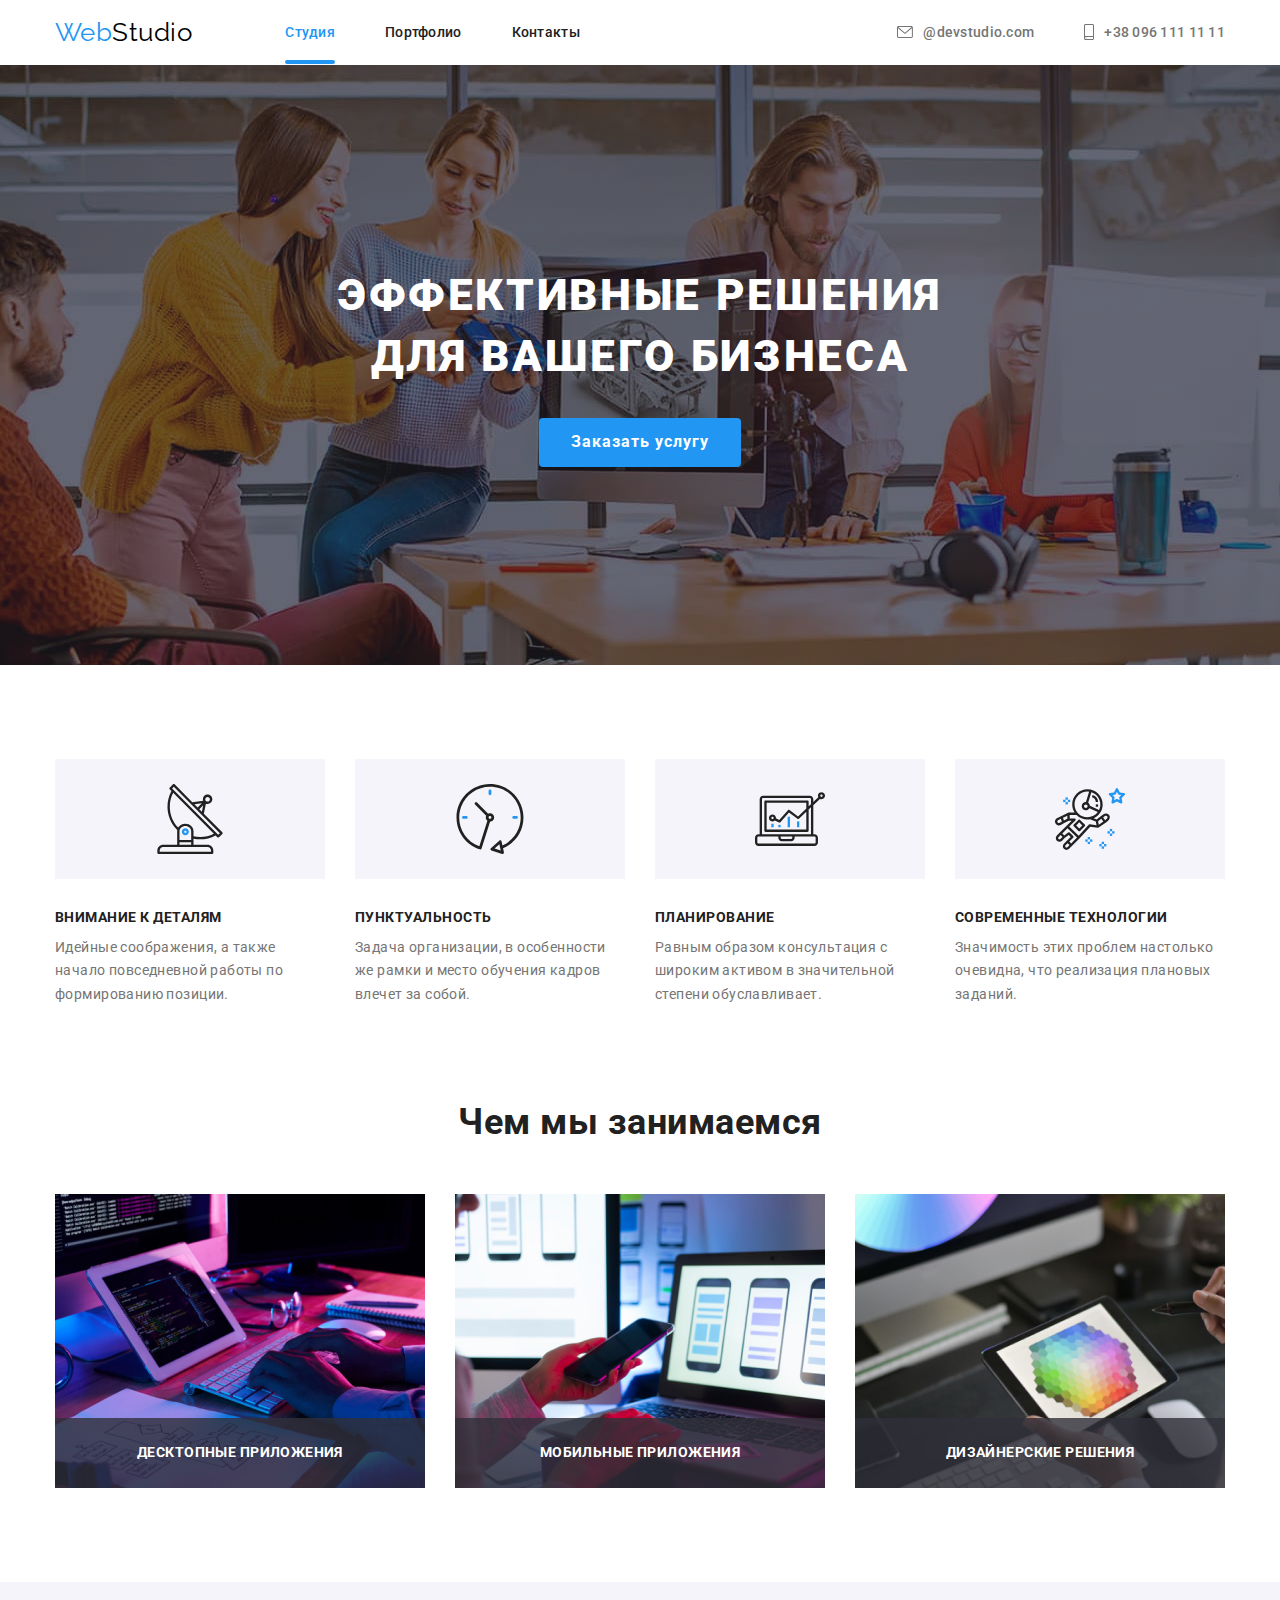
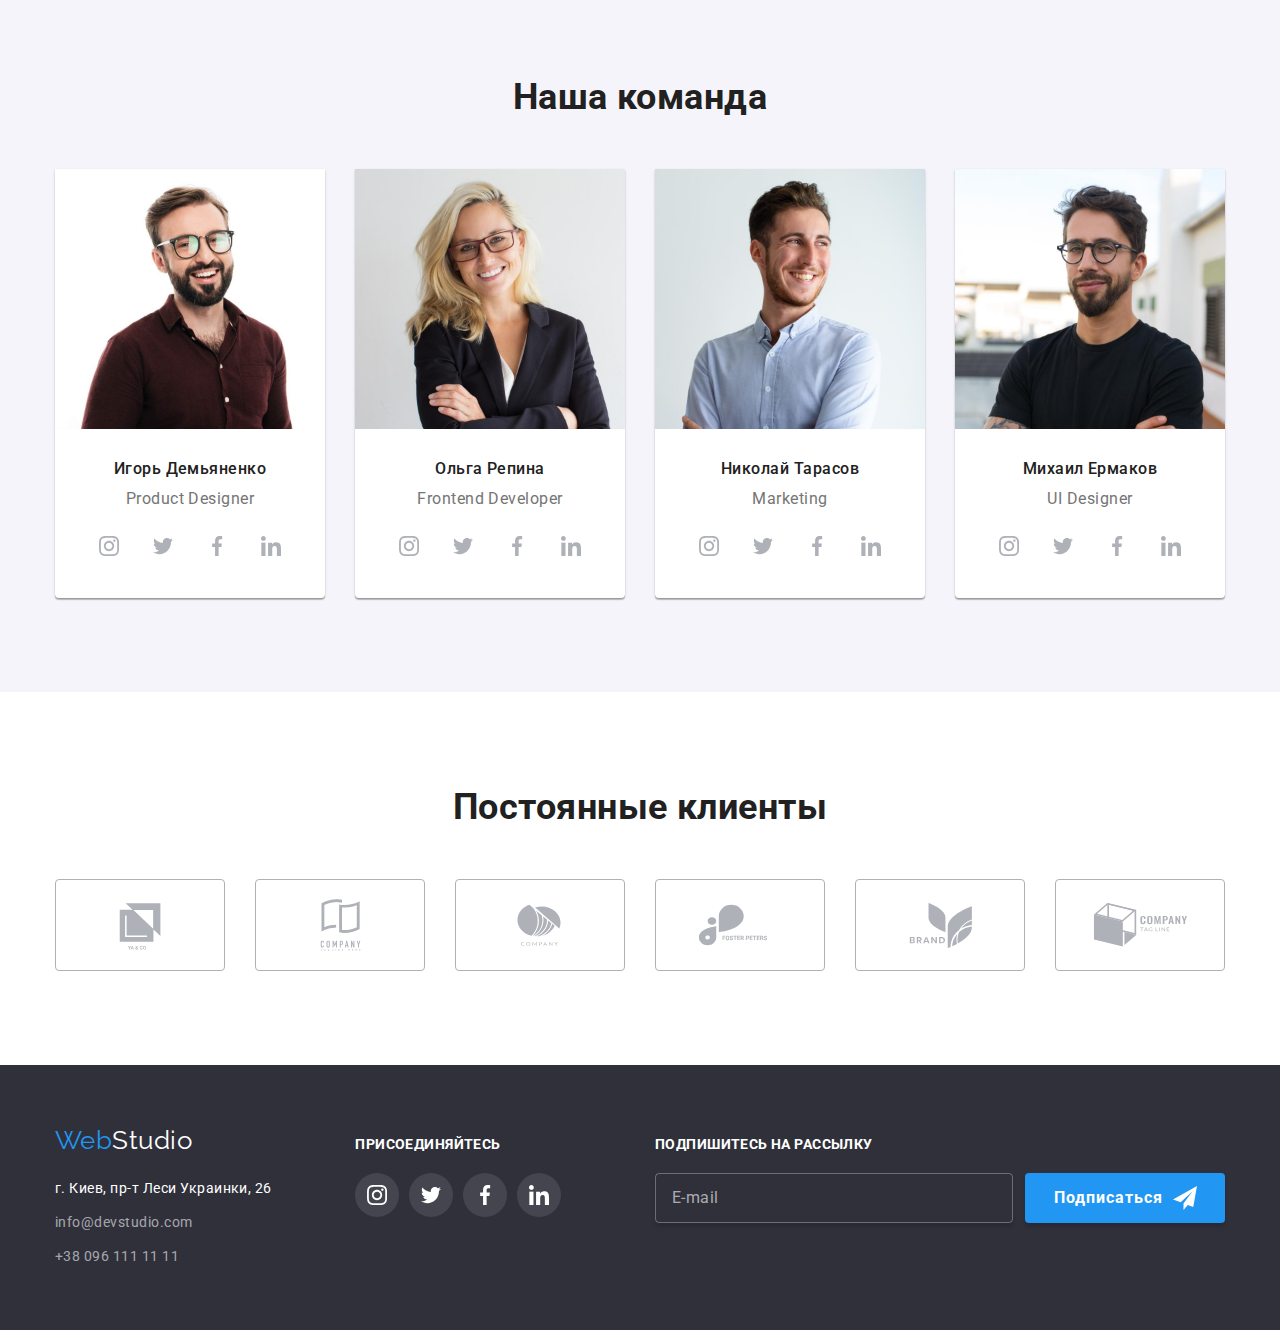
<file: index.html>
<!DOCTYPE html>
<html lang="en">
  <head>
    <meta charset="UTF-8" />
    <meta http-equiv="X-UA-Compatible" content="IE=edge" />
    <meta name="viewport" content="width=device-width, initial-scale=1.0" />
    <link rel="preconnect" href="https://fonts.googleapis.com" />
    <link rel="preconnect" href="https://fonts.gstatic.com" crossorigin />
    <title>Web studio</title>
    <link
      href="https://fonts.googleapis.com/css2?family=Raleway:wght@700&family=Roboto:wght@400;500;700;900&display=swap"
      rel="stylesheet"
    />
    <link
      rel="stylesheet"
      href="https://cdn.jsdelivr.net/npm/modern-normalize@1.1.0/modern-normalize.min.css"
    />
    <link rel="stylesheet" href="./css/main.min.css" />
  </head>
  <body class="page">
    <!-- Header section -->
    <header class="header">
      <!-- Navigation -->
      <div class="container header__container">
        <nav class="page-nav">
          <a href="./index.html" class="logo"
            ><span class="accent">Web</span><span class="logo_theme-dark">Studio</span></a
          >
          <ul class="list site-nav">
            <li class="site-nav__items">
              <a href="./index.html" class="link current">Студия</a>
            </li>
            <li class="site-nav__items"><a href="./portfolio.html" class="link">Портфолио</a></li>
            <li class="site-nav__items"><a href="" class="link">Контакты</a></li>
          </ul>
        </nav>
        <ul class="list header-contacts">
          <li class="header-contacts__items">
            <a href="mailto:info@devstudio.com" class="link header-contacts__link"
              ><svg class="header-contact__icon" width="16px" height="12px">
                <use href="./images/sprite.svg#icon-envelope"></use>
              </svg>
              @devstudio.com
            </a>
          </li>
          <li class="header-contacts__items">
            <a href="tel:+380961111111" class="link header-contacts__link">
              <svg class="header-contact__icon" width="10px" height="16px">
                <use href="./images/sprite.svg#icon-smartphone"></use>
              </svg>
              +38 096 111 11 11</a
            >
          </li>
        </ul>
      </div>
    </header>
    <!-- Main container -->
    <main>
      <!-- Underheader section -->
      <section class="hero">
        <div class="container">
          <h1 class="hero__title">Эффективные решения для вашего бизнеса</h1>
          <button type="button" class="button primary hero__button" data-modal-open>
            Заказать услугу
          </button>
        </div>
      </section>
      <!-- Studio section -->
      <section class="studio section-indents">
        <div class="container">
          <h2 class="hidden-title">Наши приемущества</h2>
          <ul class="list studio-section">
            <li class="items">
              <div class="studio-decore-container">
                <svg class="studio-decore-icons" width="70px" height="70px">
                  <use href="./images/sprite.svg#icon-antenna"></use>
                </svg>
              </div>
              <h3 class="studio-title">Внимание к деталям</h3>
              <p class="studio-text">
                Идейные соображения, а также начало повседневной работы по формированию позиции.
              </p>
            </li>
            <li class="items">
              <div class="studio-decore-container">
                <svg class="studio-decore-icons" width="70px" height="70px">
                  <use href="./images/sprite.svg#icon-clock"></use>
                </svg>
              </div>
              <h3 class="studio-title">Пунктуальность</h3>
              <p class="studio-text">
                Задача организации, в особенности же рамки и место обучения кадров влечет за собой.
              </p>
            </li>
            <li class="items">
              <div class="studio-decore-container">
                <svg class="studio-decore-icons" width="70px" height="70px">
                  <use href="./images/sprite.svg#icon-diagram"></use>
                </svg>
              </div>
              <h3 class="studio-title">Планирование</h3>
              <p class="studio-text">
                Равным образом консультация с широким активом в значительной степени обуславливает.
              </p>
            </li>
            <li class="items">
              <div class="studio-decore-container">
                <svg class="studio-decore-icons" width="70px" height="70px">
                  <use href="./images/sprite.svg#icon-astronaut"></use>
                </svg>
              </div>
              <h3 class="studio-title">Современные технологии</h3>
              <p class="studio-text">
                Значимость этих проблем настолько очевидна, что реализация плановых заданий.
              </p>
            </li>
          </ul>
        </div>
      </section>
      <!-- Portfolio section -->
      <section class="portfolio">
        <div class="container">
          <h2 class="portfolio-title">Чем мы занимаемся</h2>
          <ul class="list portfolio-list">
            <li class="items">
              <img src="./images/indeximages/box1.jpg" alt="Планшет и блоксхема" width="370" />
              <p class="index-owerlay">Десктопные приложения</p>
            </li>
            <li class="items">
              <img src="./images/indeximages/box2.jpg" alt="Ноутбук и телефон" width="370" />
              <p class="index-owerlay">Мобильные приложения</p>
            </li>
            <li class="items">
              <img
                src="./images/indeximages/box3.jpg"
                alt="Цветовая палитра на планшете"
                width="370"
              />
              <p class="index-owerlay">Дизайнерские решения</p>
            </li>
          </ul>
        </div>
      </section>
      <!-- Our team -->
      <section class="team section-indents">
        <div class="container">
          <h2 class="team-title">Наша команда</h2>
          <ul class="list enployees">
            <li class="enployees-cards">
              <img src="./images/indeximages/igor.jpg" alt="Игорь" width="270" />
              <div class="enployees-cards-text">
                <h3 class="name-title">Игорь Демьяненко</h3>
                <p class="name-text">Product Designer</p>
                <ul class="social-list list">
                  <li class="social-list-items">
                    <a href="" class="social-list-links">
                      <svg class="social-list-icons" width="20px" height="20px">
                        <use href="./images/sprite.svg#icon-instagram"></use>
                      </svg>
                    </a>
                  </li>
                  <li class="social-list-items">
                    <a href="" class="social-list-links">
                      <svg class="social-list-icons" width="20px" height="20px">
                        <use href="./images/sprite.svg#icon-twitter"></use>
                      </svg>
                    </a>
                  </li>
                  <li class="social-list-items">
                    <a href="" class="social-list-links">
                      <svg class="social-list-icons" width="20px" height="20px">
                        <use href="./images/sprite.svg#icon-facebook"></use>
                      </svg>
                    </a>
                  </li>
                  <li class="social-list-items">
                    <a href="" class="social-list-links">
                      <svg class="social-list-icons" width="20px" height="20px">
                        <use href="./images/sprite.svg#icon-linkedin"></use>
                      </svg>
                    </a>
                  </li>
                </ul>
              </div>
            </li>
            <li class="enployees-cards">
              <img src="./images/indeximages/olga.jpg" alt="Ольга" width="270" />
              <div class="enployees-cards-text">
                <h3 class="name-title">Ольга Репина</h3>
                <p class="name-text">Frontend Developer</p>
                <ul class="social-list list">
                  <li class="social-list-items">
                    <a href="" class="social-list-links">
                      <svg class="social-list-icons" width="20px" height="20px">
                        <use href="./images/sprite.svg#icon-instagram"></use>
                      </svg>
                    </a>
                  </li>
                  <li class="social-list-items">
                    <a href="" class="social-list-links">
                      <svg class="social-list-icons" width="20px" height="20px">
                        <use href="./images/sprite.svg#icon-twitter"></use>
                      </svg>
                    </a>
                  </li>
                  <li class="social-list-items">
                    <a href="" class="social-list-links">
                      <svg class="social-list-icons" width="20px" height="20px">
                        <use href="./images/sprite.svg#icon-facebook"></use>
                      </svg>
                    </a>
                  </li>
                  <li class="social-list-items">
                    <a href="" class="social-list-links">
                      <svg class="social-list-icons" width="20px" height="20px">
                        <use href="./images/sprite.svg#icon-linkedin"></use>
                      </svg>
                    </a>
                  </li>
                </ul>
              </div>
            </li>
            <li class="enployees-cards">
              <img src="./images/indeximages/nikolai.jpg" alt="Николай" width="270" />
              <div class="enployees-cards-text">
                <h3 class="name-title">Николай Тарасов</h3>
                <p class="name-text">Marketing</p>
                <ul class="social-list list">
                  <li class="social-list-items">
                    <a href="" class="social-list-links">
                      <svg class="social-list-icons" width="20px" height="20px">
                        <use href="./images/sprite.svg#icon-instagram"></use>
                      </svg>
                    </a>
                  </li>
                  <li class="social-list-items">
                    <a href="" class="social-list-links">
                      <svg class="social-list-icons" width="20px" height="20px">
                        <use href="./images/sprite.svg#icon-twitter"></use>
                      </svg>
                    </a>
                  </li>
                  <li class="social-list-items">
                    <a href="" class="social-list-links">
                      <svg class="social-list-icons" width="20px" height="20px">
                        <use href="./images/sprite.svg#icon-facebook"></use>
                      </svg>
                    </a>
                  </li>
                  <li class="social-list-items">
                    <a href="" class="social-list-links">
                      <svg class="social-list-icons" width="20px" height="20px">
                        <use href="./images/sprite.svg#icon-linkedin"></use>
                      </svg>
                    </a>
                  </li>
                </ul>
              </div>
            </li>
            <li class="enployees-cards">
              <img src="./images/indeximages/mihail.jpg" alt="Михаил" width="270" />
              <div class="enployees-cards-text">
                <h3 class="name-title">Михаил Ермаков</h3>
                <p class="name-text">UI Designer</p>
                <ul class="social-list list">
                  <li class="social-list-items">
                    <a href="" class="social-list-links">
                      <svg class="social-list-icons" width="20px" height="20px">
                        <use href="./images/sprite.svg#icon-instagram"></use>
                      </svg>
                    </a>
                  </li>
                  <li class="social-list-items">
                    <a href="" class="social-list-links">
                      <svg class="social-list-icons" width="20px" height="20px">
                        <use href="./images/sprite.svg#icon-twitter"></use>
                      </svg>
                    </a>
                  </li>
                  <li class="social-list-items">
                    <a href="" class="social-list-links">
                      <svg class="social-list-icons" width="20px" height="20px">
                        <use href="./images/sprite.svg#icon-facebook"></use>
                      </svg>
                    </a>
                  </li>
                  <li class="social-list-items">
                    <a href="" class="social-list-links">
                      <svg class="social-list-icons" width="20px" height="20px">
                        <use href="./images/sprite.svg#icon-linkedin"></use>
                      </svg>
                    </a>
                  </li>
                </ul>
              </div>
            </li>
          </ul>
        </div>
      </section>
      <section class="partners">
        <div class="container">
          <h2 class="partners-title">Постоянные клиенты</h2>
          <ul class="list partners-list">
            <li class="partners-list-items">
              <a href="" class="partners-list-links">
                <svg class="partners-list-icons" width="106px" height="60px">
                  <use href="./images/sprite.svg#icon-Logo1"></use>
                </svg>
              </a>
            </li>
            <li class="partners-list-items">
              <a href="" class="partners-list-links">
                <svg class="partners-list-icons" width="106px" height="60px">
                  <use href="./images/sprite.svg#icon-Logo2"></use>
                </svg>
              </a>
            </li>
            <li class="partners-list-items">
              <a href="" class="partners-list-links">
                <svg class="partners-list-icons" width="106px" height="60px">
                  <use href="./images/sprite.svg#icon-Logo3"></use>
                </svg>
              </a>
            </li>
            <li class="partners-list-items">
              <a href="" class="partners-list-links">
                <svg class="partners-list-icons" width="106px" height="60px">
                  <use href="./images/sprite.svg#icon-Logo4"></use>
                </svg>
              </a>
            </li>
            <li class="partners-list-items">
              <a href="" class="partners-list-links">
                <svg class="partners-list-icons" width="106px" height="60px">
                  <use href="./images/sprite.svg#icon-Logo5"></use>
                </svg>
              </a>
            </li>
            <li class="partners-list-items">
              <a href="" class="partners-list-links">
                <svg class="partners-list-icons" width="106px" height="60px">
                  <use href="./images/sprite.svg#icon-Logo6"></use>
                </svg>
              </a>
            </li>
          </ul>
        </div>
      </section>
    </main>
    <!-- Footer -->
    <footer class="footer incolor-section">
      <div class="container footer-container">
        <div>
          <a href="./index.html" class="logo logo_footer"
            ><span class="accent">Web</span><span class="logo_theme-light">Studio</span></a
          >
          <address class="footer-contacts">
            <p class="footer-contacts__address">г. Киев, пр-т Леси Украинки, 26</p>
            <a href="mailto:info@devstudio.com" class="footer-contacts__mail">info@devstudio.com</a>
            <a href="tel:+380961111111" class="footer-contacts__tel">+38 096 111 11 11</a>
          </address>
        </div>
        <div class="footer-social footer-social_position">
          <h2 class="footer-social__title">присоединяйтесь</h2>
          <ul class="list footer-social__list">
            <li class="footer-social__items">
              <a href="" class="footer-social__links">
                <svg class="footer-social__icons" width="20px" height="20px">
                  <use href="./images/sprite.svg#icon-instagram"></use>
                </svg>
              </a>
            </li>
            <li class="footer-social__items">
              <a href="" class="footer-social__links">
                <svg class="footer-social__icons" width="20px" height="20px">
                  <use href="./images/sprite.svg#icon-twitter"></use>
                </svg>
              </a>
            </li>
            <li class="footer-social__items">
              <a href="" class="footer-social__links">
                <svg class="footer-social__icons" width="20px" height="20px">
                  <use href="./images/sprite.svg#icon-facebook"></use>
                </svg>
              </a>
            </li>
            <li class="footer-social__items">
              <a href="" class="footer-social__links">
                <svg class="footer-social__icons" width="20px" height="20px">
                  <use href="./images/sprite.svg#icon-linkedin"></use>
                </svg>
              </a>
            </li>
          </ul>
        </div>
        <form class="footer-form footer-form_position">
          <p class="footer-form__title">Подпишитесь на рассылку</p>
          <div class="footer-form__container">
            <label class="footer-form__label">
              <input
                type="email"
                name="user_email"
                class="footer-form__inpt"
                pattern="([A-z0-9_.-]{1,})@([A-z0-9_.-]{1,}).([A-z]{2,8})"
                placeholder="E-mail"
                required
              />
            </label>
            <div class="footer-form__button_wrapper">
              <button type="submit" class="footer-form__button">Подписаться</button>
              <span class="footer-form__icon_wrapper">
                <svg class="footer-form__icon" width="24px" height="24px">
                  <use href="./images/sprite.svg#icon-send"></use>
                </svg>
              </span>
            </div>
          </div>
        </form>
      </div>
    </footer>
    <!-- Atention! Add "is-hidden" class aftre "backdrop" class -->
    <div class="backdrop is-hidden" data-modal>
      <div class="modal">
        <button type="button" class="modal-close-btn" data-modal-close>
          <svg class="modal-close-btn-icon" width="18px" height="18px">
            <use href="images/sprite.svg#close"></use>
          </svg>
        </button>
        <form class="modal-form">
          <p class="modal-form-title">Оставьте свои данные, мы вам перезвоним</p>
          <label class="modal-form-label">
            <span class="modal-form-textlabel">Имя</span>
            <span class="modal-form-input-wrapper">
              <input
                type="text"
                name="user_name"
                class="modal-form-inpt"
                pattern="^[a-zA-zа-яА-я]+$"
                minlength="2"
                required
              />
              <svg svg class="modal-form-input-icon" width="18px" height="18px">
                <use href="./images/sprite.svg#person-black-18dp"></use>
              </svg>
            </span>
          </label>
          <label class="modal-form-label">
            <span class="modal-form-textlabel">Телефон</span>
            <span class="modal-form-input-wrapper">
              <input
                type="tel"
                name="user_phone"
                class="modal-form-inpt"
                pattern="[0-9]{3}-[0-9]{3}-[0-9]{2}-[0-9]{2}"
                title="xxx-xxx-xx-xx"
                required
              />
              <svg svg class="modal-form-input-icon" width="18px" height="18px">
                <use href="./images/sprite.svg#phone-black-18dp"></use>
              </svg>
            </span>
          </label>
          <label class="modal-form-label">
            <span class="modal-form-textlabel">Почта</span>
            <span class="modal-form-input-wrapper">
              <input
                type="email"
                name="user_email"
                class="modal-form-inpt"
                pattern="([A-z0-9_.-]{1,})@([A-z0-9_.-]{1,}).([A-z]{2,8})"
                required
              />
              <svg svg class="modal-form-input-icon" width="18px" height="18px">
                <use href="./images/sprite.svg#email-black-18dp"></use>
              </svg>
            </span>
          </label>
          <label class="modal-form-label-text">
            <span class="modal-form-textlabel">Комментарий</span>
            <textarea
              name="user_massage"
              cols="30"
              rows="10"
              class="modal-form-massage"
              placeholder="Введите текст"
            ></textarea>
          </label>

          <input
            id="user-policy"
            type="checkbox"
            name="user_policy"
            class="modal-form-check hidden-title"
          />
          <label for="user-policy" class="modal-form-check-desc">
            <span class="modal-form-check-text"
              >Соглашаюсь с рассылкой и принимаю
              <a class="modal-form-check-link" href="">Условия договора</a></span
            >
          </label>
          <button type="submit" class="modal-form-submit">Отправить</button>
        </form>
      </div>
    </div>
    <script src="./js/modal.js"></script>
  </body>
</html>
</file>
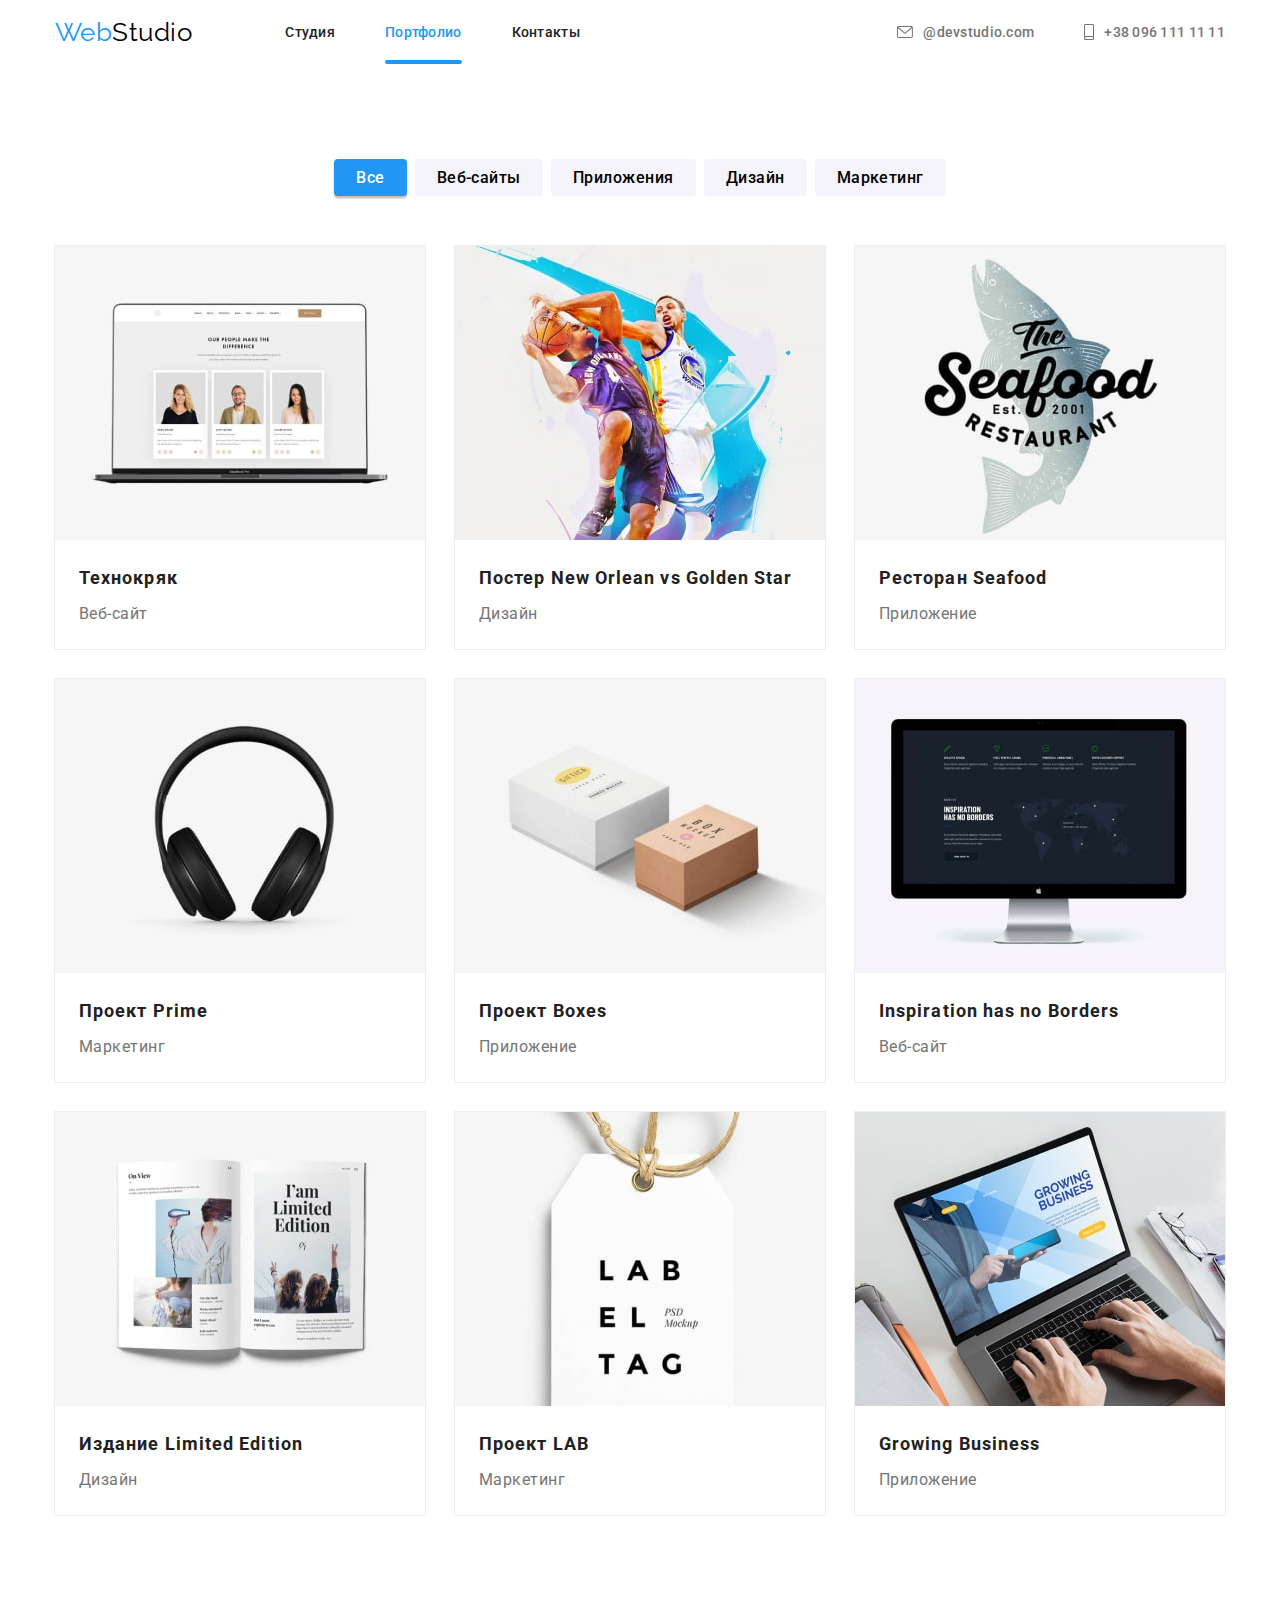
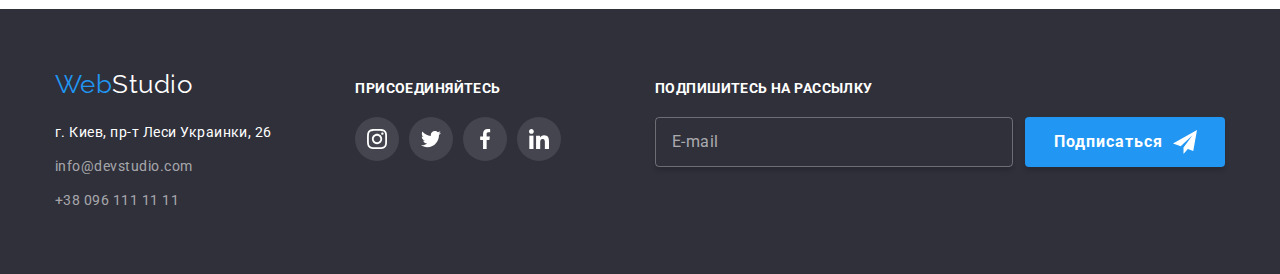
<file: portfolio.html>
<!DOCTYPE html>
<html lang="en">
  <head>
    <meta charset="UTF-8" />
    <meta http-equiv="X-UA-Compatible" content="IE=edge" />
    <meta name="viewport" content="width=device-width, initial-scale=1.0" />
    <title>Web studio</title>
    <link
      href="https://fonts.googleapis.com/css2?family=Raleway:wght@700&family=Roboto:wght@400;500;700;900&display=swap"
      rel="stylesheet"
    />
    <link
      rel="stylesheet"
      href="https://cdn.jsdelivr.net/npm/modern-normalize@1.1.0/modern-normalize.min.css"
    />
    <link rel="stylesheet" href="./css/main.min.css" />
  </head>
  <body class="page-portfolio">
    <!-- Header section -->
    <header class="header">
      <!-- Navigation -->
      <div class="container header__container">
        <nav class="page-nav">
          <a href="./index.html" class="logo"
            ><span class="accent">Web</span><span class="logo_theme-dark">Studio</span></a
          >
          <ul class="list site-nav">
            <li class="site-nav__items">
              <a href="./index.html" class="link">Студия</a>
            </li>
            <li class="site-nav__items">
              <a href="./portfolio.html" class="link current">Портфолио</a>
            </li>
            <li class="site-nav__items"><a href="" class="link">Контакты</a></li>
          </ul>
        </nav>
        <ul class="list header-contacts">
          <li class="header-contacts__items">
            <a href="mailto:info@devstudio.com" class="link header-contacts__link"
              ><svg class="header-contact__icon" width="16px" height="12px">
                <use href="./images/sprite.svg#icon-envelope"></use>
              </svg>
              @devstudio.com
            </a>
          </li>
          <li class="header-contacts__items">
            <a href="tel:+380961111111" class="link header-contacts__link">
              <svg class="header-contact__icon" width="10px" height="16px">
                <use href="./images/sprite.svg#icon-smartphone"></use>
              </svg>
              +38 096 111 11 11</a
            >
          </li>
        </ul>
      </div>
    </header>
    <!-- Main container -->
    <main>
      <section class="section-indents">
        <div class="container filter">
          <h1 class="hidden-title">Портфолио</h1>
          <ul class="list portfolio-buttons-list">
            <li class="items"><button type="button" class="button-port current">Все</button></li>
            <li class="items"><button type="button" class="button-port">Веб-сайты</button></li>
            <li class="items"><button type="button" class="button-port">Приложения</button></li>
            <li class="items"><button type="button" class="button-port">Дизайн</button></li>
            <li class="items"><button type="button" class="button-port">Маркетинг</button></li>
          </ul>
        </div>
        <div class="container">
          <ul class="list portfolio-text portfolio-cards-list">
            <li class="portfolio-cards">
              <div class="portfolio-cards-links">
                <a class="portfolio-cards-link" href="">
                  <div class="portfolio-cards-wrapper">
                    <img
                      src="./images/portfolioimages/technocrack-min.jpg"
                      alt="Ноутбук с тремя фотографиями"
                      width="370"
                      height="294"
                    />
                    <p class="portfolio-owerlay">
                      Ресурс предлагает комплексные предложения с разным уровнем функционала и
                      сервисов. Все это позволит посетителю получить исчерпывающие сведения о
                      компании или частном лице.
                    </p>
                  </div>
                  <div class="portfolio-cards-text">
                    <h2>Технокряк</h2>
                    <p class="portfolio-cards-paragraph">Веб-сайт</p>
                  </div>
                </a>
              </div>
            </li>
            <li class="portfolio-cards">
              <div class="portfolio-cards-links">
                <a class="portfolio-cards-link" href="">
                  <div class="portfolio-cards-wrapper">
                    <img
                      src="./images/portfolioimages/poster-min.jpg"
                      alt="Постер с баскетболистами"
                      width="370"
                      height="294"
                    />
                    <p class="portfolio-owerlay">
                      Ресурс предлагает комплексные предложения с разным уровнем функционала и
                      сервисов. Все это позволит посетителю получить исчерпывающие сведения о
                      компании или частном лице.
                    </p>
                  </div>
                  <div class="portfolio-cards-text">
                    <h2>Постер New Orlean vs Golden Star</h2>
                    <p class="portfolio-cards-paragraph">Дизайн</p>
                  </div>
                </a>
              </div>
            </li>
            <li class="portfolio-cards">
              <div class="portfolio-cards-links">
                <a class="portfolio-cards-link" href="">
                  <div class="portfolio-cards-wrapper">
                    <img
                      src="./images/portfolioimages/seafood-min.jpg"
                      alt="Логотип ресторана морской кухни"
                      width="370"
                      height="294"
                    />
                    <p class="portfolio-owerlay">
                      Ресурс предлагает комплексные предложения с разным уровнем функционала и
                      сервисов. Все это позволит посетителю получить исчерпывающие сведения о
                      компании или частном лице.
                    </p>
                  </div>
                  <div class="portfolio-cards-text">
                    <h2>Ресторан Seafood</h2>
                    <p class="portfolio-cards-paragraph">Приложение</p>
                  </div>
                </a>
              </div>
            </li>
            <li class="portfolio-cards">
              <div class="portfolio-cards-links">
                <a class="portfolio-cards-link" href="">
                  <div class="portfolio-cards-wrapper">
                    <img
                      src="./images/portfolioimages/prime-min.jpg"
                      alt="Наушники"
                      width="370"
                      height="294"
                    />
                    <p class="portfolio-owerlay">
                      Ресурс предлагает комплексные предложения с разным уровнем функционала и
                      сервисов. Все это позволит посетителю получить исчерпывающие сведения о
                      компании или частном лице.
                    </p>
                  </div>
                  <div class="portfolio-cards-text">
                    <h2>Проект Prime</h2>
                    <p class="portfolio-cards-paragraph">Маркетинг</p>
                  </div>
                </a>
              </div>
            </li>
            <li class="portfolio-cards">
              <div class="portfolio-cards-links">
                <a class="portfolio-cards-link" href="">
                  <div class="portfolio-cards-wrapper">
                    <img
                      src="./images/portfolioimages/boxes-min.jpg"
                      alt="Две коробки"
                      width="370"
                      height="294"
                    />
                    <p class="portfolio-owerlay">
                      Ресурс предлагает комплексные предложения с разным уровнем функционала и
                      сервисов. Все это позволит посетителю получить исчерпывающие сведения о
                      компании или частном лице.
                    </p>
                  </div>
                  <div class="portfolio-cards-text">
                    <h2>Проект Boxes</h2>
                    <p class="portfolio-cards-paragraph">Приложение</p>
                  </div>
                </a>
              </div>
            </li>
            <li class="portfolio-cards">
              <div class="portfolio-cards-links">
                <a class="portfolio-cards-link" href="">
                  <div class="portfolio-cards-wrapper">
                    <img
                      src="./images/portfolioimages/inspiration-min.jpg"
                      alt="Моноблок apple"
                      width="370"
                      height="294"
                    />
                    <p class="portfolio-owerlay">
                      Ресурс предлагает комплексные предложения с разным уровнем функционала и
                      сервисов. Все это позволит посетителю получить исчерпывающие сведения о
                      компании или частном лице.
                    </p>
                  </div>
                  <div class="portfolio-cards-text">
                    <h2>Inspiration has no Borders</h2>
                    <p class="portfolio-cards-paragraph">Веб-сайт</p>
                  </div>
                </a>
              </div>
            </li>
            <li class="portfolio-cards">
              <div class="portfolio-cards-links">
                <a class="portfolio-cards-link" href="">
                  <div class="portfolio-cards-wrapper">
                    <img
                      src="./images/portfolioimages/edition-min.jpg"
                      alt="Раскрытая книга"
                      width="370"
                      height="294"
                    />
                    <p class="portfolio-owerlay">
                      Ресурс предлагает комплексные предложения с разным уровнем функционала и
                      сервисов. Все это позволит посетителю получить исчерпывающие сведения о
                      компании или частном лице.
                    </p>
                  </div>
                  <div class="portfolio-cards-text">
                    <h2>Издание Limited Edition</h2>
                    <p class="portfolio-cards-paragraph">Дизайн</p>
                  </div>
                </a>
              </div>
            </li>
            <li class="portfolio-cards">
              <div class="portfolio-cards-links">
                <a class="portfolio-cards-link" href="">
                  <div class="portfolio-cards-wrapper">
                    <img
                      src="./images/portfolioimages/lab-min.jpg"
                      alt="Бирка с надписью"
                      width="370"
                      height="294"
                    />
                    <p class="portfolio-owerlay">
                      Ресурс предлагает комплексные предложения с разным уровнем функционала и
                      сервисов. Все это позволит посетителю получить исчерпывающие сведения о
                      компании или частном лице.
                    </p>
                  </div>
                  <div class="portfolio-cards-text">
                    <h2>Проект LAB</h2>
                    <p class="portfolio-cards-paragraph">Маркетинг</p>
                  </div>
                </a>
              </div>
            </li>
            <li class="portfolio-cards">
              <div class="portfolio-cards-links">
                <a class="portfolio-cards-link" href="">
                  <div class="portfolio-cards-wrapper">
                    <img
                      src="./images/portfolioimages/busines-min.jpg"
                      alt="Раскрытый ноутбук"
                      width="370"
                      height="294"
                    />
                    <p class="portfolio-owerlay">
                      Ресурс предлагает комплексные предложения с разным уровнем функционала и
                      сервисов. Все это позволит посетителю получить исчерпывающие сведения о
                      компании или частном лице.
                    </p>
                  </div>
                  <div class="portfolio-cards-text">
                    <h2>Growing Business</h2>
                    <p class="portfolio-cards-paragraph">Приложение</p>
                  </div>
                </a>
              </div>
            </li>
          </ul>
        </div>
      </section>
    </main>
    <!-- Footer -->
    <footer class="footer incolor-section">
      <div class="container footer-container">
        <div>
          <a href="./index.html" class="logo logo_footer"
            ><span class="accent">Web</span><span class="logo_theme-light">Studio</span></a
          >
          <address class="footer-contacts">
            <p class="footer-contacts__address">г. Киев, пр-т Леси Украинки, 26</p>
            <a href="mailto:info@devstudio.com" class="footer-contacts__mail">info@devstudio.com</a>
            <a href="tel:+380961111111" class="footer-contacts__tel">+38 096 111 11 11</a>
          </address>
        </div>
        <div class="footer-social footer-social_position">
          <h2 class="footer-social__title">присоединяйтесь</h2>
          <ul class="list footer-social__list">
            <li class="footer-social__items">
              <a href="" class="footer-social__links">
                <svg class="footer-social__icons" width="20px" height="20px">
                  <use href="./images/sprite.svg#icon-instagram"></use>
                </svg>
              </a>
            </li>
            <li class="footer-social__items">
              <a href="" class="footer-social__links">
                <svg class="footer-social__icons" width="20px" height="20px">
                  <use href="./images/sprite.svg#icon-twitter"></use>
                </svg>
              </a>
            </li>
            <li class="footer-social__items">
              <a href="" class="footer-social__links">
                <svg class="footer-social__icons" width="20px" height="20px">
                  <use href="./images/sprite.svg#icon-facebook"></use>
                </svg>
              </a>
            </li>
            <li class="footer-social__items">
              <a href="" class="footer-social__links">
                <svg class="footer-social__icons" width="20px" height="20px">
                  <use href="./images/sprite.svg#icon-linkedin"></use>
                </svg>
              </a>
            </li>
          </ul>
        </div>
        <form class="footer-form footer-form_position">
          <p class="footer-form__title">Подпишитесь на рассылку</p>
          <div class="footer-form__container">
            <label class="footer-form__label">
              <input
                type="email"
                name="user_email"
                class="footer-form__inpt"
                pattern="([A-z0-9_.-]{1,})@([A-z0-9_.-]{1,}).([A-z]{2,8})"
                placeholder="E-mail"
                required
              />
            </label>
            <div class="footer-form__button_wrapper">
              <button type="submit" class="footer-form__button">Подписаться</button>
              <span class="footer-form__icon_wrapper">
                <svg class="footer-form__icon" width="24px" height="24px">
                  <use href="./images/sprite.svg#icon-send"></use>
                </svg>
              </span>
            </div>
          </div>
        </form>
      </div>
    </footer>
  </body>
</html>
</file>
<file: css/main.min.css>
:root{--logo-color-accent: #2196F3;--logo-color-dark: #000;--logo-color-light: #ffffff;--primary-accent: #2196F3;--secondary-accent: #188CE8;--primary-light-color: #E5E5E5;--secondery-light-color: #F5F4FA;--third-light-color: #ffffff;--primary-text-color: #757575;--title-color: #212121;--incolor-background: #2F303A;--bg-non-image: #C4C4C4;--border-icons: #AFB1B8;--transition-duration: 250ms}.hidden-title{position:absolute;width:1px;height:1px;margin:-1px;border:0;padding:0;white-space:nowrap;clip-path:inset(100%);clip:rect(0 0 0 0);overflow:hidden}.site-nav .current::after{content:"";display:block;position:absolute;border:2px solid var(--primary-accent);border-radius:2px;width:100%;bottom:0}.footer-social__links,.social-list-links,.studio-decore-container,.modal-form-check-desc,.modal-close-btn{display:flex;justify-content:center;align-items:center}h1,h2,h3,h4,p{margin-top:0;margin-bottom:0}ul,ol{margin-top:0;margin-bottom:0;padding-left:0}img{display:block}.list{list-style:none}a{text-decoration:none}button{cursor:pointer}:focus{outline:none}.container{margin-left:auto;margin-right:auto;width:1200px;padding-left:15px;padding-right:15px}.page{color:var(--primary-text-color);font-family:Roboto,sans-serif;letter-spacing:.03em;font-weight:400}.page-portfolio{color:var(--primary-text-color);font-family:Roboto,sans-serif;letter-spacing:.03em;font-weight:400}.accent{color:var(--logo-color-accent)}.logo_theme-dark{color:var(--logo-color-dark)}.logo_theme-light{color:var(--logo-color-light)}.logo{font-family:Raleway,sans-serif;font-size:26px;line-height:1.2;margin-right:93px}.section-indents{padding-top:94px;padding-bottom:94px}.team-title,.portfolio-title,.partners-title{margin-bottom:50px}.studio-title,.portfolio-title,.team-title,.name-title,.partners-title{color:var(--title-color)}.studio-title{font-weight:700;font-size:14px;line-height:1.2;text-transform:uppercase;margin-bottom:10px}.studio-text{font-weight:400;font-size:14px;line-height:1.7;letter-spacing:.03em}.name-text{font-size:16px;line-height:1.2;text-align:center;margin-bottom:16px}.team-title,.portfolio-title,.partners-title{font-weight:700;font-size:36px;line-height:1.2;text-align:center}.name-title{font-weight:500;font-size:16px;line-height:1.2;text-align:center;margin-bottom:10px}.portfolio-text h2{color:var(--title-color);font-weight:700;font-size:18px;line-height:2;letter-spacing:.06em}.portfolio-text .portfolio-cards-paragraph{color:var(--primary-text-color);font-size:16px;line-height:1.8}.button{color:var(--title-color);background-color:var(--secondery-light-color);font-family:inherit}.button.primary{background-color:var(--primary-accent);color:var(--third-light-color)}.hero__button{display:block;font-weight:700;font-size:16px;line-height:1.8;letter-spacing:.06em;border:none;border-radius:4px;padding:10px 32px;margin-left:auto;margin-right:auto;transition-property:background-color;transition-duration:var(--transition-duration);transition-timing-function:cubic-bezier(0.4, 0, 0.2, 1)}.hero__button:hover,.hero__button:focus{background-color:var(--secondary-accent);border:none}.button-port{display:block;font-weight:500;font-size:16px;line-height:1.6;text-align:center;letter-spacing:.03em;border:none;border-radius:4px;padding:6px 22px;background-color:var(--secondery-light-color);transition-property:background-color,color,box-shadow;transition-duration:var(--transition-duration);transition-timing-function:cubic-bezier(0.4, 0, 0.2, 1)}.button-port:hover,.button-port:focus{color:var(--third-light-color);border:none;background-color:var(--primary-accent);box-shadow:0px 3px 1px rgba(0,0,0,.1),0px 1px 2px rgba(0,0,0,.08),0px 2px 2px rgba(0,0,0,.12)}.filter .current{background-color:var(--primary-accent);color:var(--third-light-color);box-shadow:0px 3px 1px rgba(0,0,0,.1),0px 1px 2px rgba(0,0,0,.08),0px 2px 2px rgba(0,0,0,.12)}.portfolio-buttons-list{display:flex;justify-content:center;margin-bottom:50px}.portfolio-buttons-list .items+.items{margin-left:8px}.backdrop{position:fixed;top:0;left:0;z-index:100;width:100%;height:100%;background-color:rgba(0,0,0,.2);transition-property:opacity,visibility;transition-duration:var(--transition-duration);transition-timing-function:cubic-bezier(0.4, 0, 0.2, 1)}.backdrop.is-hidden{visibility:hidden;pointer-events:none;opacity:0}.modal{height:581px;width:528px;position:absolute;top:50%;left:50%;transform:translate(-50%, -50%);box-shadow:0px 1px 3px rgba(0,0,0,.12),0px 1px 1px rgba(0,0,0,.14),0px 2px 1px rgba(0,0,0,.2);border-radius:4px;background-color:#fff;padding:40px}.modal-close-btn{position:absolute;width:30px;height:30px;border-radius:50%;top:8px;right:8px;background-color:rgba(0,0,0,0);border:1px solid rgba(0,0,0,.1);padding:0}.modal-close-btn-icon{transition-property:fill;transition-duration:var(--transition-duration);transition-timing-function:cubic-bezier(0.4, 0, 0.2, 1)}.modal-close-btn:hover .modal-close-btn-icon,.modal-close-btn:focus .modal-close-btn-icon{fill:var(--primary-accent)}.modal-form{display:flex;flex-direction:column}.modal-form-label{margin-bottom:10px}.modal-form-label-text{margin-bottom:20px}.modal-form-inpt{width:100%;border:1px solid rgba(33,33,33,.2);border-radius:4px;padding-left:42px;padding-top:12px;padding-bottom:12px;font-weight:400;font-size:12px;line-height:1.16;letter-spacing:.01em;transition-property:border-color;transition-duration:var(--transition-duration);transition-timing-function:cubic-bezier(0.4, 0, 0.2, 1)}.modal-form-inpt:focus{border-color:var(--primary-accent)}.modal-form-massage{width:100%;height:120px;border:1px solid rgba(33,33,33,.2);border-radius:4px;padding:12px 16px;resize:none;transition-property:border-color;transition-duration:var(--transition-duration);transition-timing-function:cubic-bezier(0.4, 0, 0.2, 1)}.modal-form-massage:focus{border-color:var(--primary-accent)}.modal-form-massage::placeholder{color:rgba(117,117,117,.5)}.modal-form-title{font-weight:700;font-size:20px;line-height:1.15;text-align:center;letter-spacing:.03em;color:var(--title-color);margin-bottom:12px}.modal-form-textlabel{display:block;font-weight:400;font-size:12px;line-height:1.16;letter-spacing:.01em;margin-bottom:4px}.modal-form-check-text{display:block;font-weight:400;font-size:14px;line-height:1.7;letter-spacing:.03em}.modal-form-check-link{text-decoration:underline;color:var(--primary-accent)}.modal-form-input-wrapper{display:block;position:relative}.modal-form-input-icon{position:absolute;left:12px;top:50%;transform:translateY(-50%);fill:#212121;transition-property:fill;transition-duration:var(--transition-duration);transition-timing-function:cubic-bezier(0.4, 0, 0.2, 1)}.modal-form-inpt:focus+.modal-form-input-icon{fill:var(--primary-accent)}.modal-form-check-desc{margin-bottom:30px}.modal-form-check-desc::before{content:"";display:inline-block;height:15px;border:2px solid #212121;border-radius:2px;width:16px;cursor:pointer;margin-right:7px}.modal-form-check:checked+.modal-form-check-desc::before{background-color:var(--primary-accent);background-image:url(../images/icon-check-accent.svg);background-size:contain;background-origin:border-box;border-color:var(--primary-accent)}.modal-form-check:focus+.modal-form-check-desc::before{border-color:var(--primary-accent)}.modal-form-check:checked.modal-form-check:focus~.modal-form-check-desc::before{background-color:var(--secondary-accent);border-color:var(--secondary-accent)}.modal-form-submit{width:200px;height:50px;border-radius:4px;font-weight:700;font-size:16px;line-height:1.87;text-align:center;letter-spacing:.06em;align-self:center;color:#fff;background-color:var(--primary-accent);border:none;transition-property:background-color;transition-duration:var(--transition-duration);transition-timing-function:cubic-bezier(0.4, 0, 0.2, 1)}.modal-form-submit:hover,.modal-form-submit:focus{background-color:var(--secondary-accent)}.header{background-color:var(--third-light-color)}.header__container{display:flex;align-items:center;justify-content:space-between}.page-nav{display:flex;align-items:center}.site-nav{display:flex;align-items:center}.site-nav .site-nav__items+.site-nav__items{margin-left:50px}.site-nav .link{position:relative;padding-top:24px;padding-bottom:24px;color:var(--title-color);font-weight:500;font-size:14px;line-height:1.2;letter-spacing:.02em;transition-property:color;transition-duration:var(--transition-duration);transition-timing-function:cubic-bezier(0.4, 0, 0.2, 1)}.site-nav .link:hover,.site-nav .link:focus{color:var(--primary-accent);border:none}.site-nav .link.current{color:var(--primary-accent)}.header-contacts__link{display:flex;align-items:center}.header-contacts__link.link{color:var(--primary-text-color)}.header-contacts{display:flex;align-items:center}.header-contacts .header-contacts__items+.header-contacts__items{margin-left:50px}.header-contacts .link{position:relative;padding-top:24px;padding-bottom:24px;font-weight:500;font-size:14px;line-height:1.2;letter-spacing:.02em;transition-property:color;transition-duration:var(--transition-duration);transition-timing-function:cubic-bezier(0.4, 0, 0.2, 1)}.header-contacts .link:hover,.header-contacts .link:focus{color:var(--primary-accent);border:none}.header-contacts .link.current{color:var(--primary-accent)}.header-contact__icon{fill:currentColor;margin-right:10px}.hero{max-width:1600px;height:600px;margin-left:auto;margin-right:auto;padding-top:200px;padding-bottom:200px;background:var(--bg-non-image);background-image:linear-gradient(rgba(47, 48, 58, 0.4), rgba(47, 48, 58, 0.4)),url("../images/indeximages/bg-img.jpg");background-repeat:no-repeat;background-position:center center;background-size:cover;background-clip:padding-box}.hero__title{color:var(--third-light-color);font-weight:900;font-size:44px;line-height:1.4;text-align:center;letter-spacing:.06em;text-transform:uppercase;max-width:696px;margin-bottom:30px;margin-left:auto;margin-right:auto}.studio-section{display:flex}.studio-section .items+.items{margin-left:30px}.studio-decore-container{width:270px;height:120px;margin-bottom:30px;background-color:var(--secondery-light-color)}.portfolio-list{display:flex}.portfolio-list .items{position:relative}.portfolio-list .items+.items{margin-left:30px}.portfolio{padding-bottom:94px}.team{background-color:var(--secondery-light-color)}.enployees{display:flex;flex-wrap:wrap;gap:30px}.enployees-cards{flex-basis:calc((100% - 90px)/4);background:#fff;box-shadow:0px 1px 3px rgba(0,0,0,.12),0px 1px 1px rgba(0,0,0,.14),0px 2px 1px rgba(0,0,0,.2);border-radius:0px 0px 4px 4px}.enployees-cards-text{padding-top:30px;padding-bottom:30px}.social-list{display:flex;flex-wrap:wrap;justify-content:center;gap:10px}.social-list-links{width:44px;height:44px;border-radius:50%;background-color:#fff;fill:#afb1b8;transition-property:background-color,fill;transition-duration:var(--transition-duration);transition-timing-function:cubic-bezier(0.4, 0, 0.2, 1)}.social-list-links:focus,.social-list-links:hover{background-color:var(--primary-accent);fill:var(--third-light-color);border:none}.partners{padding-top:94px;padding-bottom:94px}.partners-list{display:flex;justify-content:center;flex-wrap:wrap;gap:30px}.partners-list-items{display:flex;align-items:center}.partners-list-links{width:170px;height:92px;padding:16px 32px;border:1px solid var(--border-icons);border-radius:4px;fill:var(--border-icons);transition-property:border,fill;transition-duration:var(--transition-duration);transition-timing-function:cubic-bezier(0.4, 0, 0.2, 1)}.partners-list-links:hover,.partners-list-links:focus{border:1px solid var(--primary-accent);fill:var(--primary-accent)}.incolor-section{margin-left:auto;margin-right:auto;background-color:var(--incolor-background)}.footer-contacts{font-style:normal}.footer-contacts__address{color:var(--third-light-color);font-size:14px;line-height:1.8}.footer-contacts__mail,.footer-contacts__tel{color:rgba(255,255,255,.5882352941);font-size:14px;line-height:1.8;display:block;margin-top:9px}.footer{padding-top:60px;padding-bottom:60px}.logo_footer{display:block;margin-bottom:20px}.footer-container{display:flex}.footer-social_position{margin-top:12px;margin-left:70px}.footer-social__title{font-weight:700;font-size:14px;line-height:1.14;letter-spacing:.03em;text-transform:uppercase;color:var(--third-light-color);margin-bottom:20px}.footer-social__links{width:44px;height:44px;border-radius:50%;background-color:rgba(255,255,255,.1);fill:var(--third-light-color);transition-property:background-color,fill;transition-duration:var(--transition-duration);transition-timing-function:cubic-bezier(0.4, 0, 0.2, 1)}.footer-social__links:focus,.footer-social__links:hover{background-color:var(--primary-accent);fill:var(--third-light-color);border:none}.footer-social__list{display:flex;flex-wrap:wrap;justify-content:center;gap:10px}.footer-form_position{margin-left:auto;margin-top:12px}.footer-form__container{display:flex}.footer-form__title{font-weight:700;font-size:14px;line-height:1.14;letter-spacing:.03em;text-transform:uppercase;color:#fff;margin-bottom:20px}.footer-form__inpt{width:358px;height:50px;background-color:rgba(0,0,0,0);border:1px solid rgba(255,255,255,.3);box-shadow:0px 4px 4px rgba(0,0,0,.15);border-radius:4px;padding-left:16px;font-weight:400;font-size:16px;line-height:1.25;letter-spacing:.03em;color:#fff;transition-property:border-color;transition-duration:var(--transition-duration);transition-timing-function:cubic-bezier(0.4, 0, 0.2, 1)}.footer-form__inpt::placeholder{font-weight:400;font-size:16px;line-height:1.25;letter-spacing:.03em;color:rgba(255,255,255,.6)}.footer-form__inpt:focus{border-color:var(--primary-accent)}.footer-form__button{padding:0;width:200px;height:50px;background-color:var(--primary-accent);border:none;padding-right:63px;padding-left:29px;margin-left:12px;font-weight:700;font-size:16px;line-height:1.87;letter-spacing:.06em;color:#fff;box-shadow:0px 4px 4px rgba(0,0,0,.15);border-radius:4px;transition-property:background-color;transition-duration:var(--transition-duration);transition-timing-function:cubic-bezier(0.4, 0, 0.2, 1)}.footer-form__button:hover,.footer-form__button:focus{background-color:var(--secondary-accent)}.footer-form__button_wrapper{position:relative}.footer-form__icon{position:absolute;right:28px;top:13px}.portfolio-cards-list{display:flex;flex-wrap:wrap;gap:30px}.portfolio-cards-text{padding:20px 24px;background-color:var(--third-light-color)}.portfolio-cards-text p{margin-top:4px}.header-portfolio{border-bottom:1px solid #ececec}.portfolio-cards-links{background-color:var(--third-light-color);outline:1px solid #eee;transition-property:box-shadow;transition-duration:var(--transition-duration);transition-timing-function:cubic-bezier(0.4, 0, 0.2, 1)}.portfolio-cards-links:hover,.portfolio-cards-links:focus{box-shadow:0px 1px 1px rgba(0,0,0,.12),0px 4px 4px rgba(0,0,0,.06),1px 4px 6px rgba(0,0,0,.16)}.index-owerlay{position:absolute;top:100%;left:0;width:100%;height:70px;background-color:rgba(47,48,58,.8);transform:translate(0, -100%);font-weight:700;font-size:14px;line-height:1.14;text-align:center;padding-top:27px;padding-bottom:27px;letter-spacing:.03em;text-transform:uppercase;color:#fff}.portfolio-cards-wrapper{position:relative;overflow:hidden}.portfolio-owerlay{position:absolute;top:0;left:0;width:100%;height:100%;padding:63px 24px;transform:translate(0, 100%);transition-property:transform;transition-duration:var(--transition-duration);transition-timing-function:cubic-bezier(0.4, 0, 0.2, 1);font-weight:400;font-size:18px;line-height:1.6;letter-spacing:.03em;color:#fff;background-color:rgba(33,150,243,.9)}.portfolio-cards-link:hover .portfolio-owerlay,.portfolio-cards-link:focus .portfolio-owerlay{transform:translate(0, 0)}/*# sourceMappingURL=main.min.css.map */
</file>
